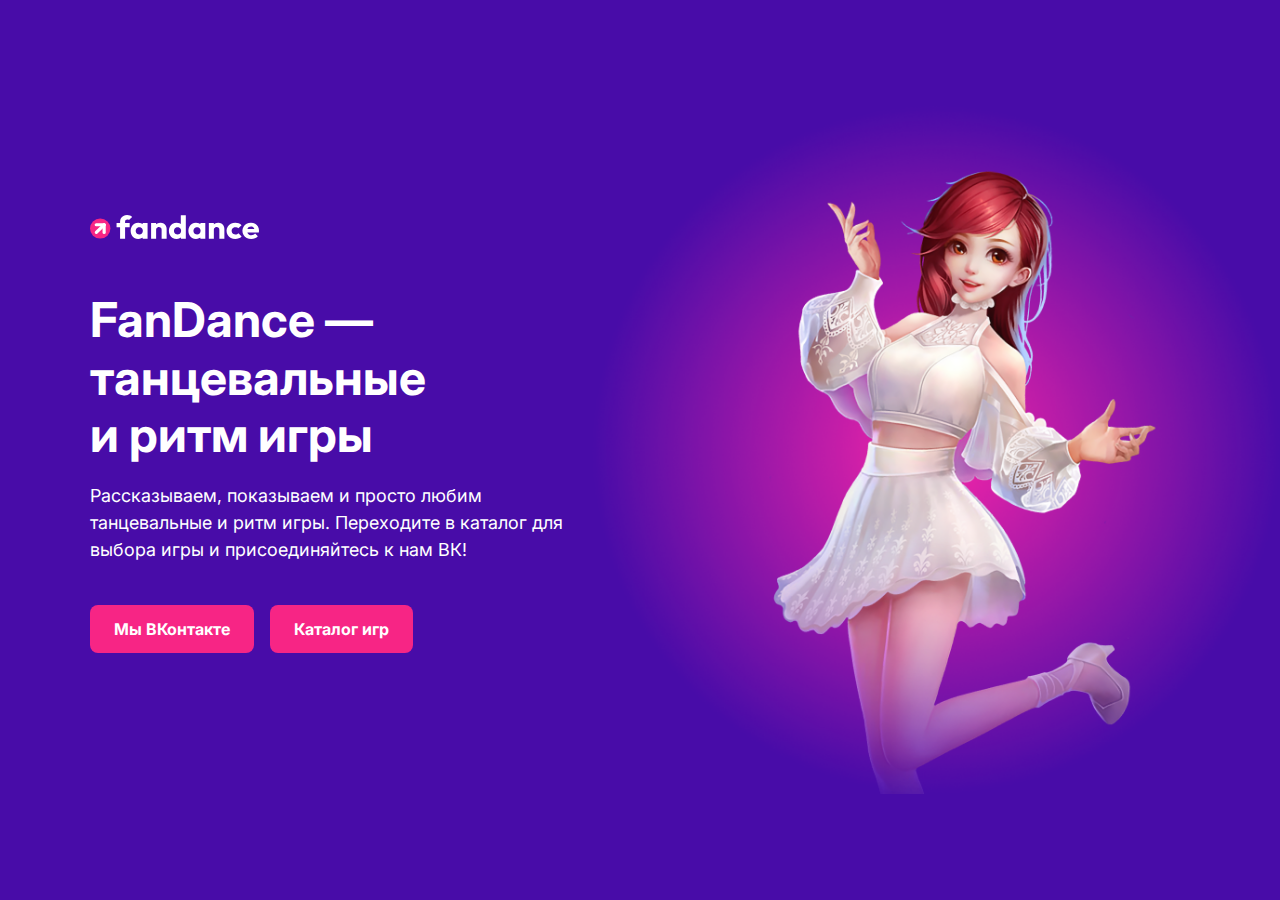
<file: index.html>
<!DOCTYPE html>
<html lang="ru">

<head>
    <meta charset="UTF-8">
    <title>FanDance – дом танцевальных ритм-игр</title>
    <meta name="viewport" content="width=device-width, initial-scale=1.0">
    <link rel="preconnect" href="https://fonts.googleapis.com">
    <link rel="preconnect" href="https://fonts.gstatic.com" crossorigin>
    <link href="https://fonts.googleapis.com/css2?family=Inter:wght@400;700;900&display=swap" rel="stylesheet">
    <link rel="stylesheet" href="styles/main.css">
    <meta name="yandex-verification" content="96ceab58d9383f7c" />
    <!-- Yandex.RTB -->
    <script>window.yaContextCb = window.yaContextCb || []</script>
    <script src="https://yandex.ru/ads/system/context.js" async></script>
</head>

<body>
    <div class="wrapper">
        <div class="main">
            <div class="main-logo">
                <img src="images/logo.svg" alt="FanDance Logo" width="141" height="20">
            </div>
            <div class="bg">
                <img src="images/girl.png" alt="Промо изображение с девушкой" srcset="images/girl@2x.png 2x" width="740"
                    height="740">
            </div>
            <div class="text-block">
                <div class="main-logo main-logo_desktop">
                    <img src="images/logo.svg" alt="FanDance Logo" width="169" height="24">
                </div>
                <h1>FanDance — танцевальные и&nbsp;ритм игры</h1>
                <p>Рассказываем, показываем и&nbsp;просто любим танцевальные и&nbsp;ритм игры. Переходите в&nbsp;каталог
                    для выбора игры и&nbsp;присоединяйтесь к&nbsp;нам&nbsp;ВК!</p>
                <div class="buttons-group">
                    <a href="https://vk.com/fan_dance" target="_blank" class="base-btn text-block__button">Мы
                        ВКонтакте</a>
                    <a href="https://games.fandance.ru" class="base-btn text-block__button">Каталог игр</a>
                </div>
                <!-- Yandex.RTB R-A-6636151-1 -->
                <!-- <div id="yandex_rtb_R-A-6636151-1"></div>
                <script>
                    window.yaContextCb.push(() => {
                        Ya.Context.AdvManager.render({
                            "blockId": "R-A-6636151-1",
                            "renderTo": "yandex_rtb_R-A-6636151-1"
                        })
                    })
                </script> -->
            </div>
        </div>
    </div>
    <!-- Yandex.Metrika counter -->
    <script type="text/javascript">
            (function (m, e, t, r, i, k, a) {
                m[i] = m[i] || function () { (m[i].a = m[i].a || []).push(arguments) };
                m[i].l = 1 * new Date(); k = e.createElement(t), a = e.getElementsByTagName(t)[0], k.async = 1, k.src = r, a.parentNode.insertBefore(k, a)
            })
            (window, document, "script", "https://mc.yandex.ru/metrika/tag.js", "ym");

        ym(87741846, "init", {
            clickmap: true,
            trackLinks: true,
            accurateTrackBounce: true
        });
    </script>
    <noscript>
        <div><img src="https://mc.yandex.ru/watch/87741846" style="position:absolute; left:-9999px;" alt="" /></div>
    </noscript>
    <!-- /Yandex.Metrika counter -->
</body>

</html>
</file>
<file: styles/main.css>
* {
    box-sizing: border-box;
}

:root {
    --main-dark-purple: #480CA8;
    --main-pink: #F72585;
    --text-color: #FFFFFF;
}

html, body {
    width: 100%;
    min-height: 100%;
    padding: 0;
    margin: 0;
}

body {
    background: var(--main-dark-purple);
    font-family: 'Inter', sans-serif;
    color: var(--text-color);
    font-size: 16px;
}


.wrapper {
    padding: 1rem;
}

.main-logo {
    text-align: center;
    margin-bottom: 1rem;
}

.main-logo_desktop {
    display: none;
}

.bg {
    width: 100%;
    max-height: 70vh;
    text-align: center;
}

.bg img {
    width: 100%;
    height: auto;
    max-width: 100%;
    max-height: inherit;
    object-fit: contain;
}

h1 {
    font-size: 2rem;
    margin-top: 1rem;
    margin-bottom: 1.25rem;
    line-height: 1.25;
    font-weight: 700;
}

p {
    font-size: 1rem;
    font-weight: 400;
    line-height: 1.5;
}

.buttons-group {
    display: flex;
    flex-direction: column;
    gap: 16px;
    margin-bottom: 32px;
}

.base-btn {
    display: inline-flex;
    align-items: center;
    justify-content: center;
    width: 100%;
    height: 3rem;
    background: var(--main-pink);
    text-decoration: none;
    cursor: pointer;
    color: inherit;
    border-radius: 0.5rem;
    font-weight: 700;
    transition: background-color .5s ease-out;
}

.base-btn:hover {
    background: #CB2A74;
}

.text-block__button {
    margin-top: 1.5rem;
}

@media screen and (min-width: 768px) {
    html, body {
        height: 100%;
    }

    .wrapper {
        padding: 0 0 0 7.027818%;
        height: 100%;
    }
    .main-logo {
        display: none;
        text-align: left;
        margin-bottom: 3rem;
    }

    .main-logo_desktop {
        display: block;
    }

    .main-logo_desktop img {
        height: 1.5rem;
    }

    .main {
        display: grid;
        grid-template-columns: repeat(12, 1fr);
        column-gap: 1rem;
        height: 100%;
    }

    .bg {
        order: 2;
        height: 100%;
        max-height: 100vh;
        grid-column: 6 / -1;
        display: flex;
        align-items: center;
        position: relative;
        z-index: 1;
    }

    .bg img {
        width: 100%;
        height: auto;
        max-width: unset;
        max-height: unset;
        object-fit: unset;
    }

    .text-block {
        order: 1;
        grid-column: 1 / 6;
        padding: 3rem 0;
        display: flex;
        flex-direction: column;
        justify-content: center;
        align-items: flex-start;
        position: relative;
        z-index: 2;
    }

    .text-block__button {

    }

    .base-btn {
        width: auto;
        padding-left: 1.5rem;
        padding-right: 1.5rem;
    }

    h1 {
        font-size: 3rem;
        line-height: 1.2;
        margin: 0;
    }

    p {
        font-size: 1.125rem;
    }

    .buttons-group {
        display: flex;
        flex-direction: row;
        gap: 16px;
    }
    
}
</file>
